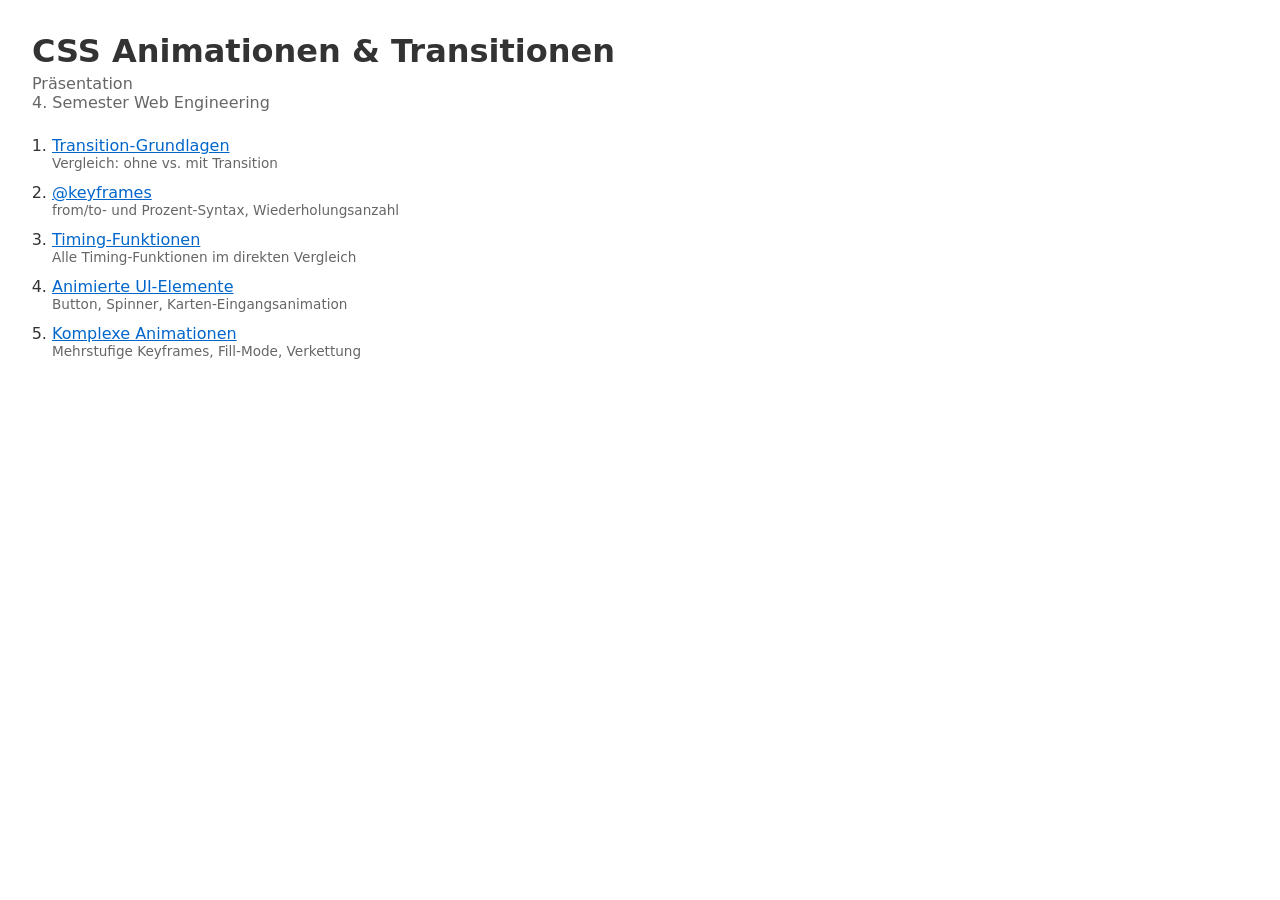
<file: mainPage/index.html>
<!DOCTYPE html>
<html lang="de">
<head>
  <meta charset="UTF-8">
  <meta name="viewport" content="width=device-width, initial-scale=1.0">
  <title>CSS Animationen & Transitionen</title>
  <link rel="stylesheet" href="style.css">
</head>
<body>
  <h1>CSS Animationen & Transitionen</h1>
  <p class="subtitle">Präsentation <br> 4. Semester Web Engineering</p>
  <ol>
    <li>
      <a href="../examples/1-transitionsbasics/index.html">Transition-Grundlagen</a>
      <span class="desc">Vergleich: ohne vs. mit Transition</span>
    </li>
    <li>
      <a href="../examples/2-keyframes/index.html">@keyframes</a>
      <span class="desc">from/to- und Prozent-Syntax, Wiederholungsanzahl</span>
    </li>
    <li>
      <a href="../examples/3-timingfunctions/index.html">Timing-Funktionen</a>
      <span class="desc">Alle Timing-Funktionen im direkten Vergleich</span>
    </li>
    <li>
      <a href="../examples/4-animatedelements/index.html">Animierte UI-Elemente</a>
      <span class="desc">Button, Spinner, Karten-Eingangsanimation</span>
    </li>
    <li>
      <a href="../examples/5-complexanimations/index.html">Komplexe Animationen</a>
      <span class="desc">Mehrstufige Keyframes, Fill-Mode, Verkettung</span>
    </li>
  </ol>
</body>
</html>
</file>
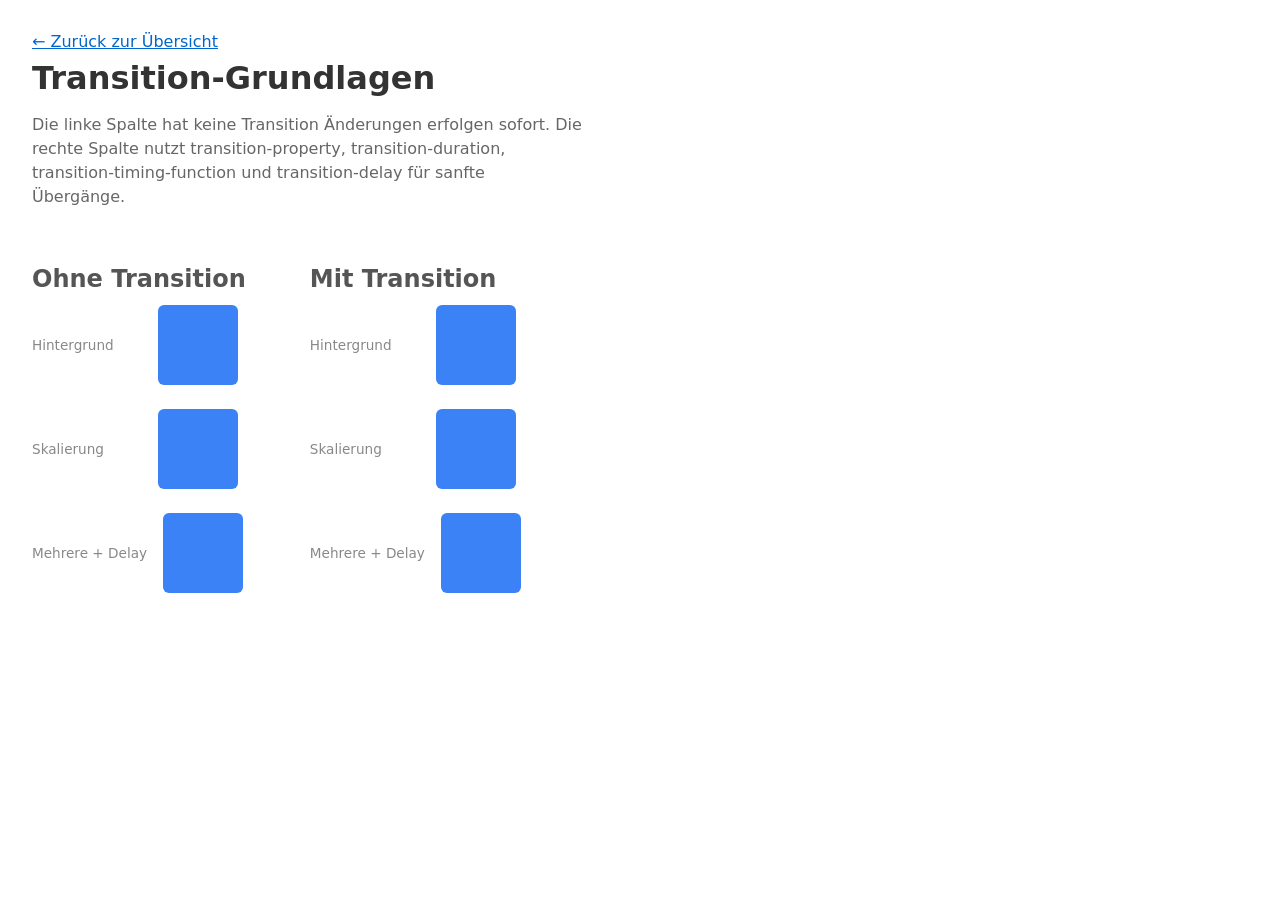
<file: examples/1-transitionsbasics/index.html>
<!DOCTYPE html>
<html lang="de">
<head>
  <meta charset="UTF-8">
  <meta name="viewport" content="width=device-width, initial-scale=1.0">
  <title>01 – Transition-Grundlagen</title>
  <link rel="stylesheet" href="../base.css">
  <link rel="stylesheet" href="style.css">
</head>
<body>
  <a href="../../mainPage/index.html" class="back-link">&larr; Zurück zur Übersicht</a>
  <h1>Transition-Grundlagen</h1>
  <p class="description">
    Die linke Spalte hat keine Transition Änderungen erfolgen sofort.
    Die rechte Spalte nutzt transition-property, transition-duration,
    transition-timing-function und transition-delay für sanfte Übergänge.
  </p>

  <div class="comparison">
    <!-- Ohne Transition -->
    <div class="column without-transition">
      <h2>Ohne Transition</h2>

      <div class="demo-row">
        <span class="label">Hintergrund</span>
        <div class="box box--color"></div>
      </div>

      <div class="demo-row">
        <span class="label">Skalierung</span>
        <div class="box box--scale"></div>
      </div>

      <div class="demo-row">
        <span class="label">Mehrere + Delay</span>
        <div class="box box--multi"></div>
      </div>
    </div>

    <!-- Mit Transition -->
    <div class="column with-transition">
      <h2>Mit Transition</h2>

      <div class="demo-row">
        <span class="label">Hintergrund</span>
        <div class="box box--color"></div>
      </div>

      <div class="demo-row">
        <span class="label">Skalierung</span>
        <div class="box box--scale"></div>
      </div>

      <div class="demo-row">
        <span class="label">Mehrere + Delay</span>
        <div class="box box--multi"></div>
      </div>
    </div>
  </div>
</body>
</html>
</file>
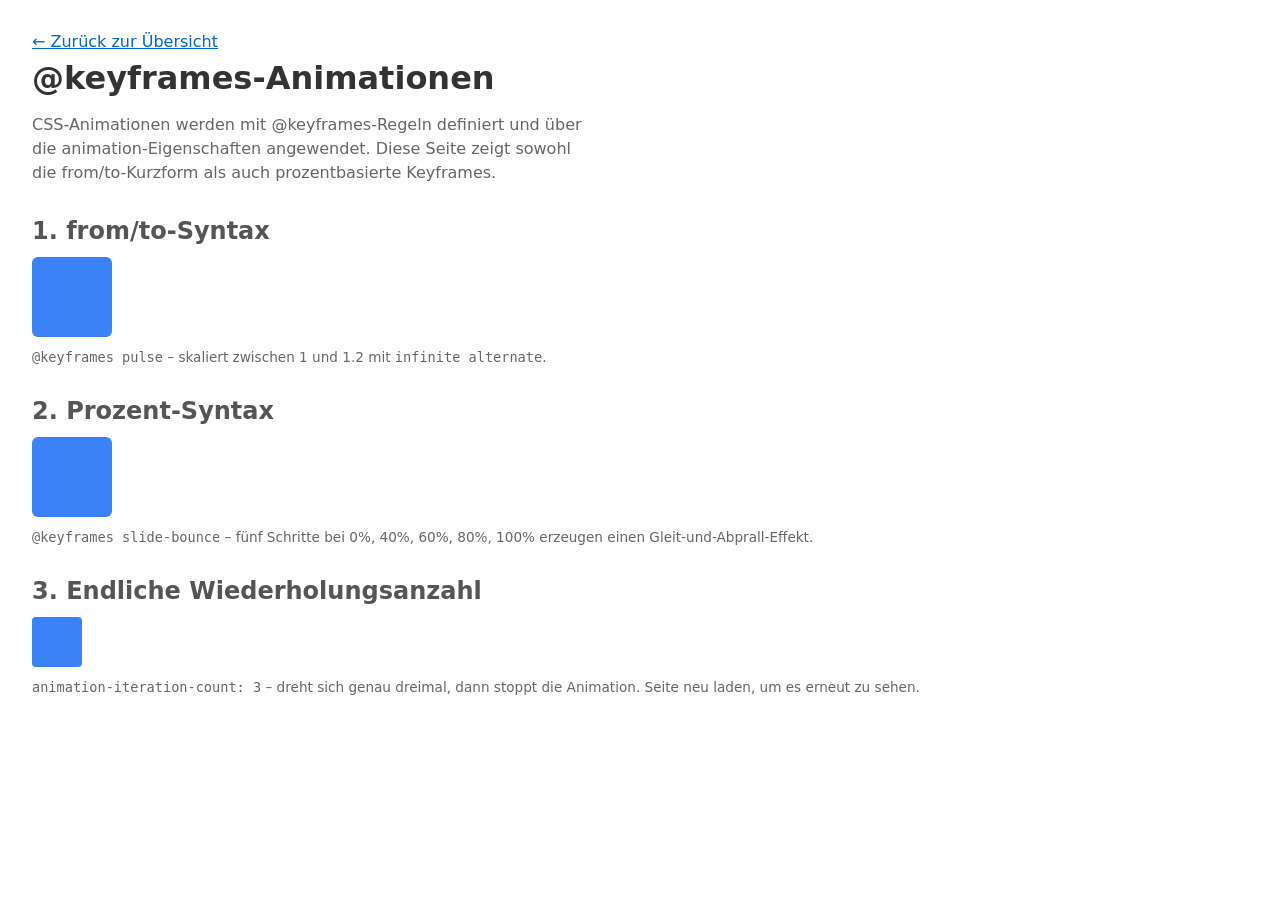
<file: examples/2-keyframes/index.html>
<!DOCTYPE html>
<html lang="de">
<head>
  <meta charset="UTF-8">
  <meta name="viewport" content="width=device-width, initial-scale=1.0">
  <title>02 – @keyframes</title>
  <link rel="stylesheet" href="../base.css">
  <link rel="stylesheet" href="style.css">
</head>
<body>
  <a href="../../mainPage/index.html" class="back-link">&larr; Zurück zur Übersicht</a>
  <h1>@keyframes-Animationen</h1>
  <p class="description">
    CSS-Animationen werden mit @keyframes-Regeln definiert und über die
    animation-Eigenschaften angewendet. Diese Seite zeigt sowohl die
    from/to-Kurzform als auch prozentbasierte Keyframes.
  </p>

  <section>
    <h2>1. from/to-Syntax</h2>
    <div class="demo-area">
      <div class="box box--pulse"></div>
      <p class="note">
        <code>@keyframes pulse</code> – skaliert zwischen 1 und 1.2
        mit <code>infinite alternate</code>.
      </p>
    </div>
  </section>
  <section>
    <h2>2. Prozent-Syntax</h2>
    <div class="demo-area">
      <div class="box box--slide"></div>
      <p class="note">
        <code>@keyframes slide-bounce</code> – fünf Schritte bei 0%, 40%, 60%,
        80%, 100% erzeugen einen Gleit-und-Abprall-Effekt.
      </p>
    </div>
  </section>
  <section>
    <h2>3. Endliche Wiederholungsanzahl</h2>
    <div class="demo-area">
      <div class="box box--spin"></div>
      <p class="note">
        <code>animation-iteration-count: 3</code> – dreht sich genau dreimal,
        dann stoppt die Animation. Seite neu laden, um es erneut zu sehen.
      </p>
    </div>
  </section>
</body>
</html>
</file>
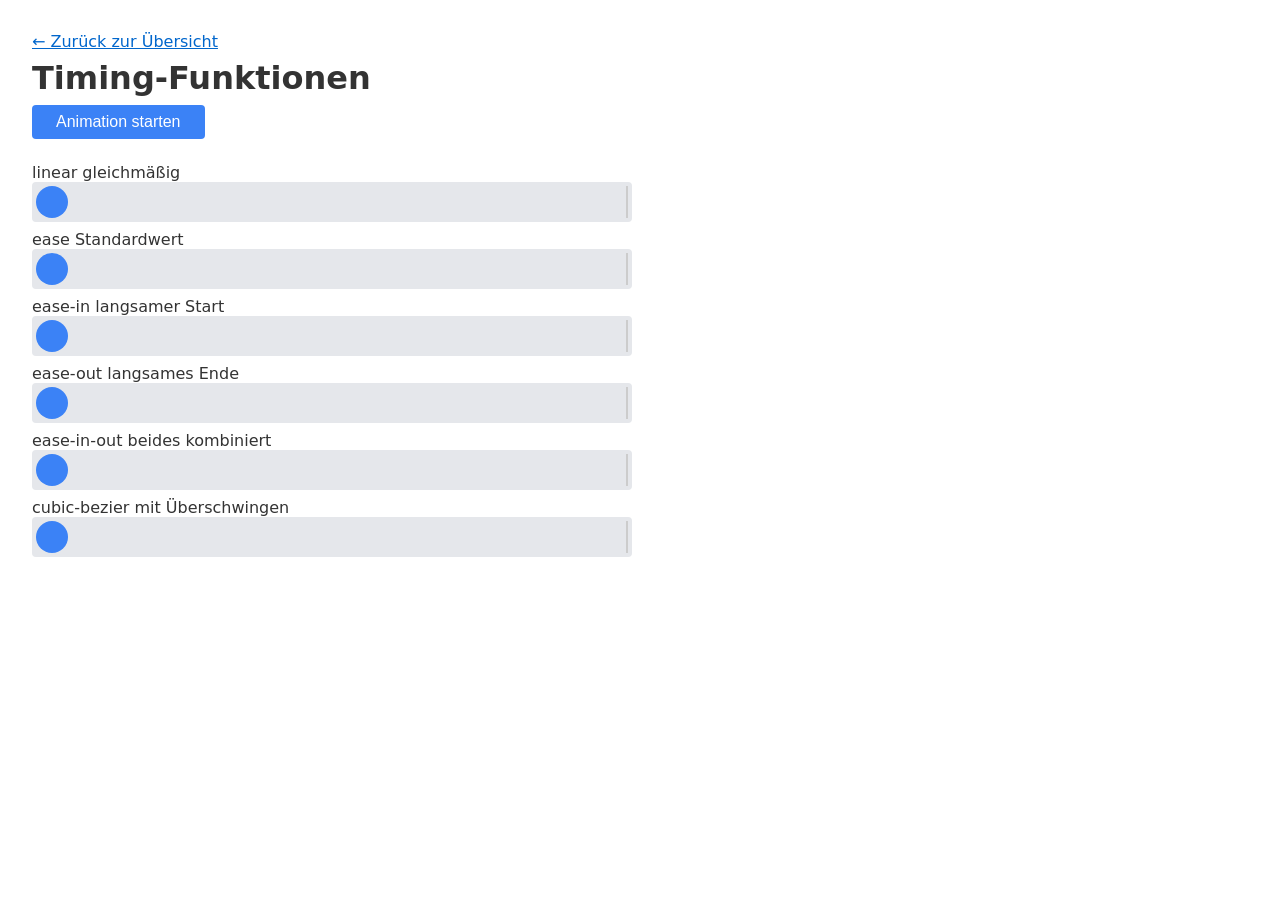
<file: examples/3-timingfunctions/index.html>
<!DOCTYPE html>
<html lang="de">
<head>
  <meta charset="UTF-8">
  <meta name="viewport" content="width=device-width, initial-scale=1.0">
  <title>03 – Timing-Funktionen</title>
  <link rel="stylesheet" href="../base.css">
  <link rel="stylesheet" href="style.css">
</head>
<body>
  <a href="../../mainPage/index.html" class="back-link">&larr; Zurück zur Übersicht</a>
  <h1>Timing-Funktionen</h1>
  <button class="trigger-btn" onclick="
    document.body.classList.remove('running');
    void document.body.offsetWidth;
    document.body.classList.add('running');">
    Animation starten
  </button>

  <div class="tracks">
    <div class="track-row">
      <div class="track-label">
        <span class="track-name">linear</span>
        <span class="track-hint">gleichmäßig</span>
      </div>
      <div class="track">
        <div class="marker marker--linear"></div>
      </div>
    </div>
    <div class="track-row">
      <div class="track-label">
        <span class="track-name">ease</span>
        <span class="track-hint">Standardwert</span>
      </div>
      <div class="track">
        <div class="marker marker--ease"></div>
      </div>
    </div>
    <div class="track-row">
      <div class="track-label">
        <span class="track-name">ease-in</span>
        <span class="track-hint">langsamer Start</span>
      </div>
      <div class="track">
        <div class="marker marker--ease-in"></div>
      </div>
    </div>
    <div class="track-row">
      <div class="track-label">
        <span class="track-name">ease-out</span>
        <span class="track-hint">langsames Ende</span>
      </div>
      <div class="track">
        <div class="marker marker--ease-out"></div>
      </div>
    </div>
    <div class="track-row">
      <div class="track-label">
        <span class="track-name">ease-in-out</span>
        <span class="track-hint">beides kombiniert</span>
      </div>
      <div class="track">
        <div class="marker marker--ease-in-out"></div>
      </div>
    </div>
    <div class="track-row">
      <div class="track-label">
        <span class="track-name">cubic-bezier</span>
        <span class="track-hint">mit Überschwingen</span>
      </div>
      <div class="track">
        <div class="marker marker--cubic"></div>
      </div>
    </div>
  </div>
</body>
</html>
</file>
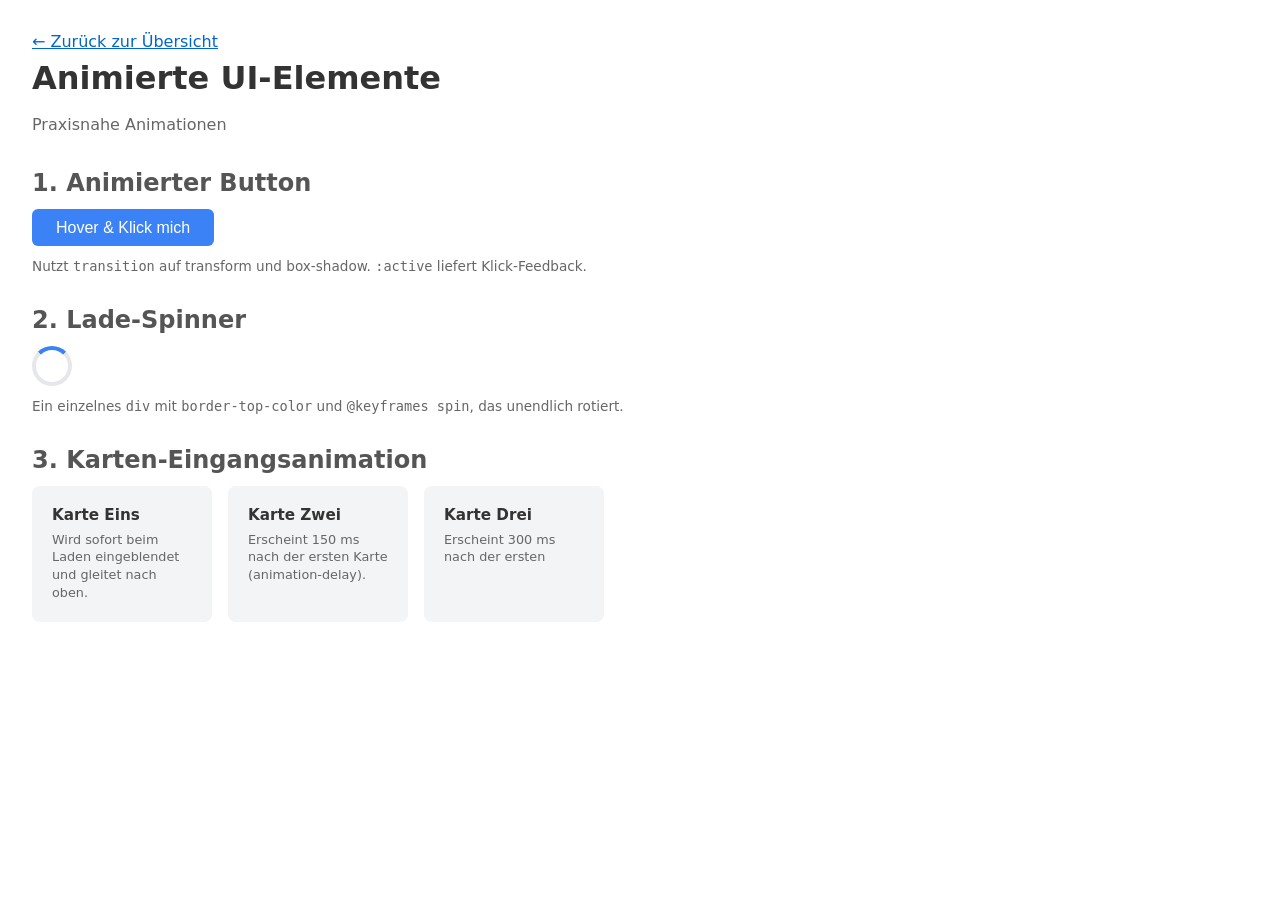
<file: examples/4-animatedelements/index.html>
<!DOCTYPE html>
<html lang="de">
<head>
  <meta charset="UTF-8">
  <meta name="viewport" content="width=device-width, initial-scale=1.0">
  <title>04 – Animierte UI-Elemente</title>
  <link rel="stylesheet" href="../base.css">
  <link rel="stylesheet" href="style.css">
</head>
<body>
  <a href="../../mainPage/index.html" class="back-link">&larr; Zurück zur Übersicht</a>
  <h1>Animierte UI-Elemente</h1>
  <p class="description">
    Praxisnahe Animationen
  </p>

  <section>
    <h2>1. Animierter Button</h2>
    <button class="btn">Hover &amp; Klick mich</button>
    <p class="note">
      Nutzt <code>transition</code> auf transform und box-shadow.
      <code>:active</code> liefert Klick-Feedback.
    </p>
  </section>

  <section>
    <h2>2. Lade-Spinner</h2>
    <div class="spinner"></div>
    <p class="note">
      Ein einzelnes <code>div</code> mit <code>border-top-color</code> und
      <code>@keyframes spin</code>, das unendlich rotiert.
    </p>
  </section>

  <section>
    <h2>3. Karten-Eingangsanimation</h2>
    <div class="card-row">
      <div class="card">
        <h3>Karte Eins</h3>
        <p>Wird sofort beim Laden eingeblendet und gleitet nach oben.</p>
      </div>
      <div class="card">
        <h3>Karte Zwei</h3>
        <p>Erscheint 150 ms nach der ersten Karte (animation-delay).</p>
      </div>
      <div class="card">
        <h3>Karte Drei</h3>
        <p>Erscheint 300 ms nach der ersten</p>
      </div>
    </div>
  </section>
</body>
</html>
</file>
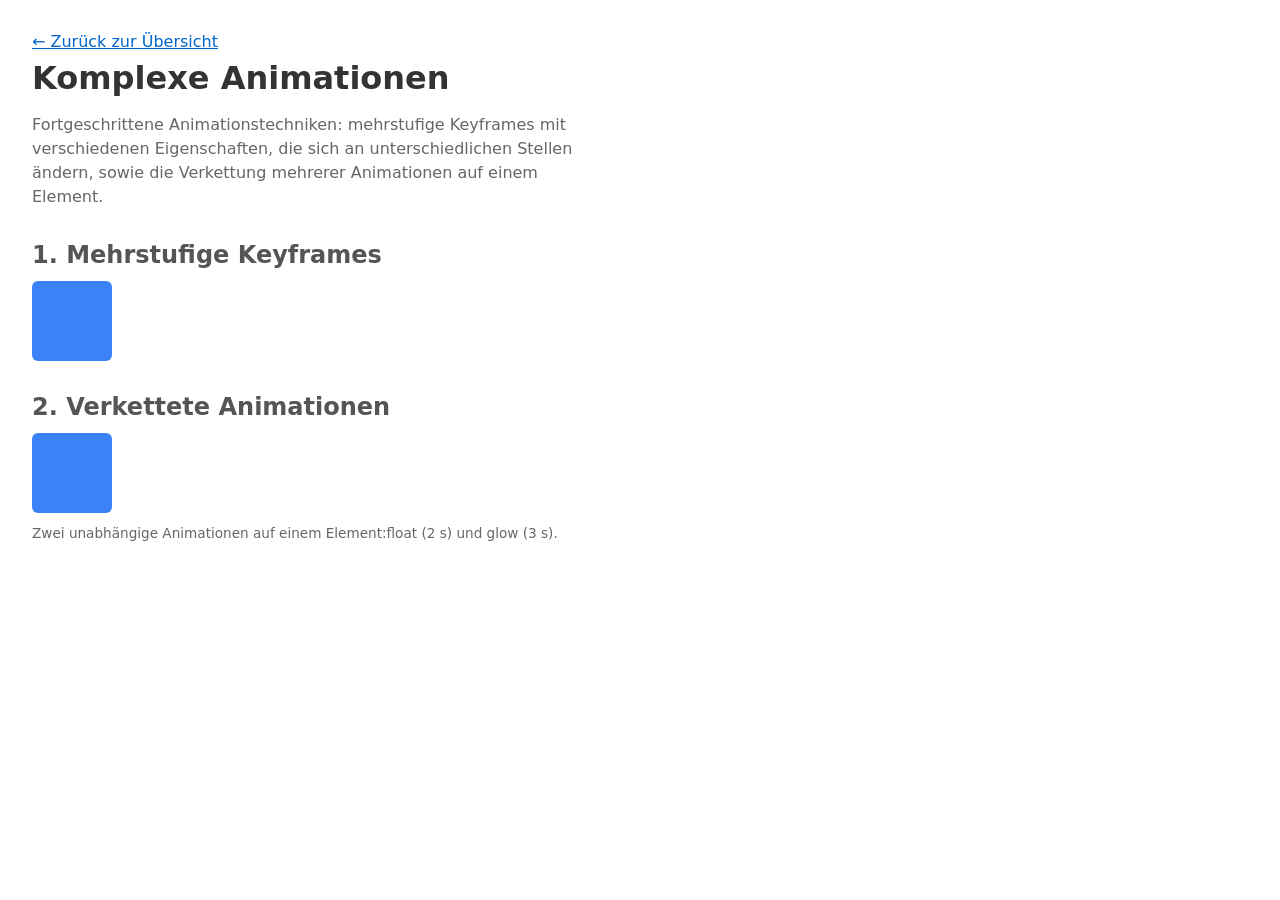
<file: examples/5-complexanimations/index.html>
<!DOCTYPE html>
<html lang="de">
<head>
  <meta charset="UTF-8">
  <meta name="viewport" content="width=device-width, initial-scale=1.0">
  <title>05 – Komplexe Animationen</title>
  <link rel="stylesheet" href="../base.css">
  <link rel="stylesheet" href="style.css">
</head>
<body>
  <a href="../../mainPage/index.html" class="back-link">&larr; Zurück zur Übersicht</a>
  <h1>Komplexe Animationen</h1>
  <p class="description">
    Fortgeschrittene Animationstechniken: mehrstufige Keyframes mit
    verschiedenen Eigenschaften, die sich an unterschiedlichen Stellen ändern,
    sowie die Verkettung mehrerer Animationen auf einem Element.
  </p>
  <section>
    <h2>1. Mehrstufige Keyframes</h2>
    <div class="demo-area">
      <div class="box box--journey"></div>
    </div>
  </section>
  <section>
    <h2>2. Verkettete Animationen</h2>
    <div class="demo-area">
      <div class="box box--chained"></div>
    </div>
    <p class="note">
      Zwei unabhängige Animationen auf einem Element:float (2 s)
      und glow (3 s).
    </p>
  </section>
</body>
</html>
</file>
<file: mainPage/style.css>
*, *::before, *::after { box-sizing: border-box; }
body { margin: 0; padding: 2rem; font-family: system-ui, sans-serif; color: #333; }
h1 { margin: 0 0 0.25rem; }
.subtitle { color: #666; margin: 0 0 1.5rem; }
ol { padding-left: 1.25rem; max-width: 550px; }
li { margin-bottom: 0.75rem; }
a { color: #0066cc; }
.desc { display: block; font-size: 0.85rem; color: #666; }
</file>
<file: examples/base.css>
*, *::before, *::after { box-sizing: border-box; }
body {
  margin: 0;
  padding: 2rem;
  font-family: system-ui, sans-serif;
  color: #333;
}
a { color: #0066cc; }
h1 { margin: 0.5rem 0; }
h2 {
  margin: 2rem 0 0.75rem;
  color: #555;
}
.description {
  color: #666;
  margin-bottom: 1.5rem;
  max-width: 550px;
  line-height: 1.5;
}
.note {
  font-size: 0.85rem;
  color: #666;
  margin-top: 0.75rem;
}
</file>
<file: examples/1-transitionsbasics/style.css>
.comparison {
  display: flex;
  gap: 4rem;
}
.demo-row {
  display: flex;
  align-items: center;
  gap: 1rem;
  margin-bottom: 1.5rem;
}
.label {
  font-size: 0.85rem;
  color: #888;
  min-width: 110px;
}
.box {
  width: 80px;
  height: 80px;
  border-radius: 6px;
  background: #3b82f6;
  cursor: pointer;
}
/*Paar A*/
.box--color:hover { background: #f59e0b; }
.with-transition .box--color { transition: background 0.4s ease; }
/*Paar B*/
.box--scale:hover { transform: scale(1.3); }
.with-transition .box--scale { transition: transform 0.3s ease-out; }
/*Paar C*/
.box--multi:hover {
  transform: translateX(40px);
  background: #f59e0b;
}
.with-transition .box--multi {
  transition:
    transform 0.4s ease,
    background 0.6s ease-in ;
}
</file>
<file: examples/2-keyframes/style.css>
.box {
  width: 80px;
  height: 80px;
  border-radius: 6px;
  background: #3b82f6;
}
/* Animation 1 (from/to-Syntax)*/
@keyframes pulse {
  from { transform: scale(1); opacity: 1; }
  to   { transform: scale(1.2); opacity: 0.7; }
}
.box--pulse {
  animation-name: pulse;
  animation-duration: 1s;
  animation-timing-function: ease-in-out;
  animation-iteration-count: infinite;
  animation-direction: alternate;
}
/*Animation 2 (Prozent-Syntax)*/
@keyframes slide-bounce {
  0%   { transform: translateX(0); }
  40%  { transform: translateX(200px); }
  60%  { transform: translateX(160px); }  
  80%  { transform: translateX(200px); }
  100% { transform: translateX(0); }
}
.box--slide {
  animation-name: slide-bounce;
  animation-duration: 2s;
  animation-timing-function: ease-in-out;
  animation-iteration-count: infinite;
}
/*Animation 3 (endliche Wiederholungsanzahl)*/
@keyframes spin {
  from { transform: rotate(0deg); }
  to   { transform: rotate(360deg); }
}
.box--spin {
  width: 50px;
  height: 50px;
  border-radius: 4px;
  animation: spin 0.8s linear 3 forwards; 
}
</file>
<file: examples/3-timingfunctions/style.css>
.trigger-btn {
  padding: 0.5rem 1.5rem;
  background: #3b82f6;
  color: #fff;
  border: none;
  border-radius: 4px;
  font-size: 1rem;
  cursor: pointer;
  margin-bottom: 1.5rem;
}
.tracks {
  display: flex;
  flex-direction: column;
  gap: 0.5rem;
  max-width: 600px;
}
.track {
  flex: 1;
  background: #e5e7eb;
  border-radius: 4px;
  padding: 4px;
  height: 40px;
  position: relative;
  container-type: inline-size;
}
.track::after {
  content: "";
  position: absolute;
  right: 4px;
  top: 4px;
  bottom: 4px;
  width: 2px;
  background: #ccc;
}
.marker {
  width: 32px;
  height: 32px;
  background: #3b82f6;
  border-radius: 50%;
}
@keyframes race {
  from { transform: translateX(0); }
  to   { transform: translateX(calc(100cqi - 32px)); }
}
.running .marker {
  animation-name: race;
  animation-duration: 2.5s;
  animation-fill-mode: forwards;
}
.marker--linear      { animation-timing-function: linear; }
.marker--ease        { animation-timing-function: ease; }
.marker--ease-in     { animation-timing-function: ease-in; }
.marker--ease-out    { animation-timing-function: ease-out; }
.marker--ease-in-out { animation-timing-function: ease-in-out; }
.marker--cubic       { animation-timing-function: cubic-bezier(0.68, -0.55, 0.27, 1.55);}
</file>
<file: examples/4-animatedelements/style.css>
/*A Animierter Button*/
.btn {
  padding: 0.6rem 1.5rem;
  background: #3b82f6;
  color: #fff;
  border: none;
  border-radius: 6px;
  font-size: 1rem;
  cursor: pointer;
  transition: transform 0.2s ease, box-shadow 0.2s ease;
}
.btn:hover {
  transform: translateY(-2px); 
  box-shadow: 0 4px 12px rgba(59, 130, 246, 0.35);
}
.btn:active {
  transform: translateY(0) scale(0.97);
}
/*B Lade-Spinner*/
@keyframes spin {
  to { transform: rotate(360deg); }
}
.spinner {
  width: 40px;
  height: 40px;
  border: 4px solid #e5e7eb;
  border-top-color: #3b82f6; 
  border-radius: 50%;
  animation: spin 0.8s linear infinite;
}
/*C Karten mit Eingangsanimation*/
@keyframes fade-slide-up {
  from { opacity: 0; transform: translateY(20px); }
  to   { opacity: 1; transform: translateY(0); }
}
.card-row {
  display: flex;
  gap: 1rem;
  flex-wrap: wrap;
}
.card {
  background: #f3f4f6;
  border-radius: 8px;
  padding: 1.25rem;
  width: 180px;
  opacity: 0;
  animation: fade-slide-up 0.5s ease-out forwards;
  transition: transform 0.2s ease;
}
.card:nth-child(1) { animation-delay: 0s; }
.card:nth-child(2) { animation-delay: 0.15s; }
.card:nth-child(3) { animation-delay: 0.3s; } 
.card:hover { transform: translateY(-3px); }
.card h3 {
  margin: 0 0 0.4rem;
  font-size: 0.95rem;
}
.card p {
  margin: 0;
  font-size: 0.8rem;
  color: #666;
  line-height: 1.4;
}
</file>
<file: examples/5-complexanimations/style.css>
.box {
  width: 80px;
  height: 80px;
  border-radius: 6px;
  background: #3b82f6;
}
/*A Mehrstufige Keyframes*/
@keyframes journey {
  0%   { transform: translateX(0) scale(1);     background: #3b82f6; }
  25%  { transform: translateX(150px) scale(1.2); background: #3b82f6; }
  50%  { transform: translateX(150px) scale(1);   background: #f59e0b; } 
  75%  { transform: translateX(0) scale(0.8);     background: #f59e0b; }
  100% { transform: translateX(0) scale(1);       background: #3b82f6; }
}
.box--journey { animation: journey 3s ease-in-out infinite; }
/*B Verkettung mehrerer Animationen*/
@keyframes float {
  0%, 100% { transform: translateY(0); }
  50%      { transform: translateY(-15px); }
}
@keyframes glow {
  0%, 100% { box-shadow: 0 0 5px rgba(59, 130, 246, 0.2); }
  50%      { box-shadow: 0 0 20px rgba(59, 130, 246, 0.6); }
}
.box--chained {
  animation: float 2s ease-in-out infinite, glow 3s ease-in-out infinite;
  will-change: transform, box-shadow;
}
</file>
